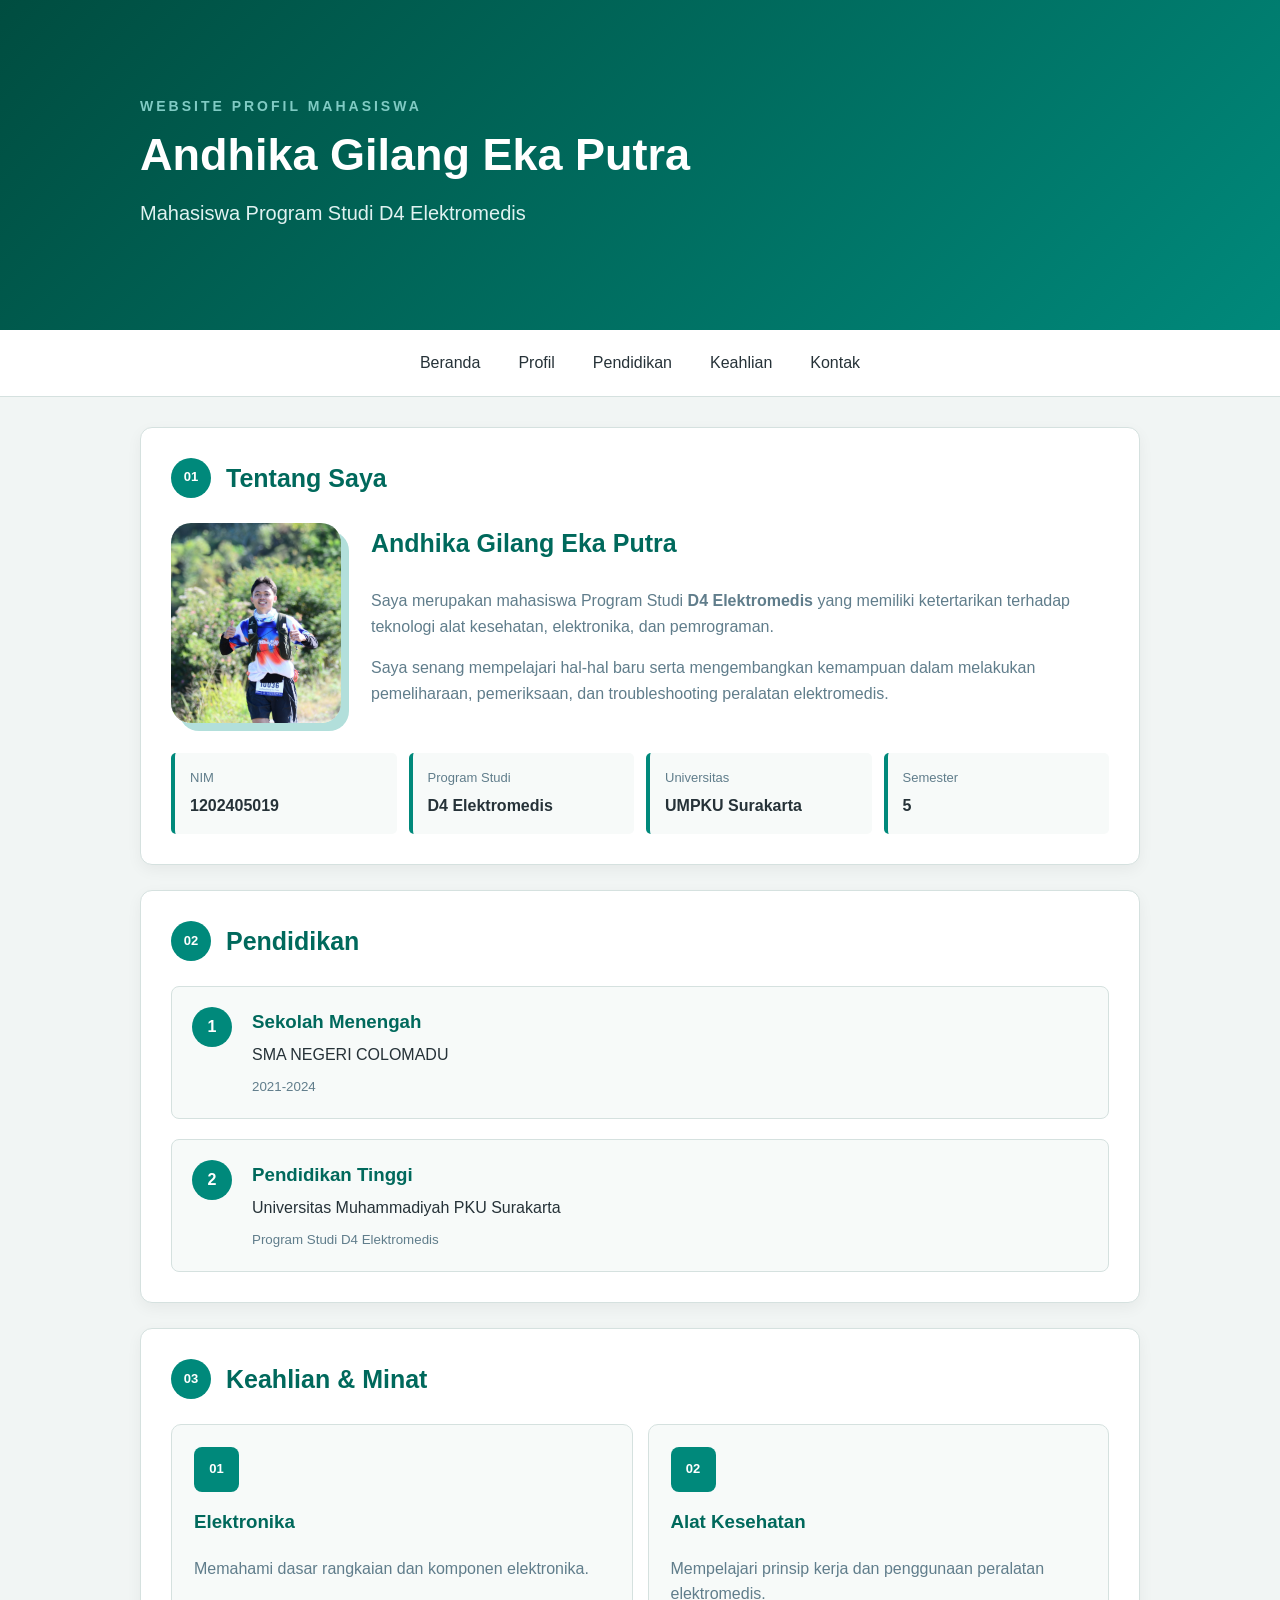
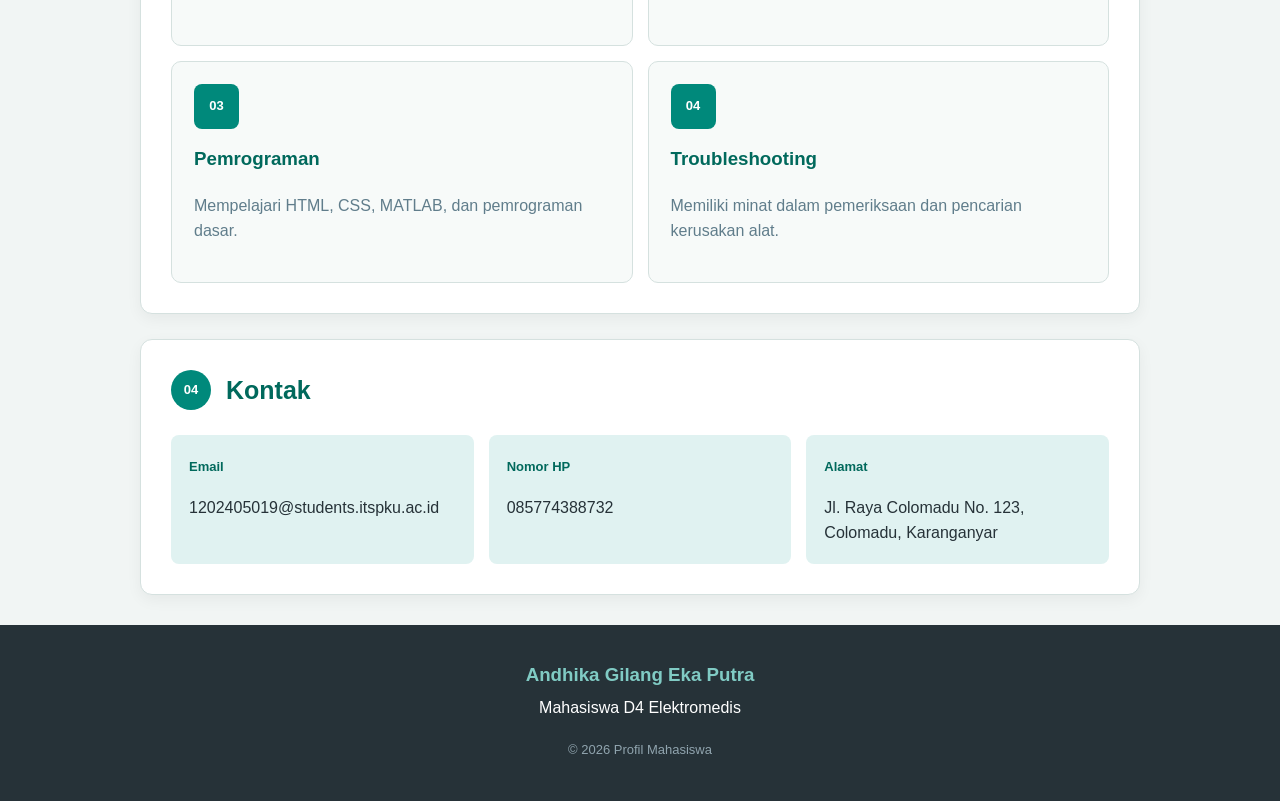
<file: index.html>
<!DOCTYPE html>
<html lang="id">
<head>
    <meta charset="UTF-8">
    <meta name="viewport" content="width=device-width, initial-scale=1.0">
    <title>Profil Mahasiswa | D4 Elektromedis</title>
    <link rel="stylesheet" href="style.css">
</head>
<body>

<header class="header" id="beranda">
    <div class="header-content">
        <p class="subtitle">WEBSITE PROFIL MAHASISWA</p>
        <h1>Andhika Gilang Eka Putra</h1>
        <p class="description">Mahasiswa Program Studi D4 Elektromedis</p>
    </div>
</header>

<nav class="menu">
    <a href="#beranda">Beranda</a>
    <a href="#profil">Profil</a>
    <a href="#pendidikan">Pendidikan</a>
    <a href="#keahlian">Keahlian</a>
    <a href="#kontak">Kontak</a>
</nav>

<main class="container">

<section id="profil" class="panel">
    <div class="section-title">
        <span>01</span>
        <h2>Tentang Saya</h2>
    </div>

    <div class="profil">
        <div class="foto">
            <img src="foto-saya.jpg" alt="Foto Andhika Gilang Eka Putra">
        </div>

        <div class="identitas">
            <h3>Andhika Gilang Eka Putra</h3>
            <p>
                Saya merupakan mahasiswa Program Studi <strong>D4 Elektromedis</strong>
                yang memiliki ketertarikan terhadap teknologi alat kesehatan,
                elektronika, dan pemrograman.
            </p>
            <p>
                Saya senang mempelajari hal-hal baru serta mengembangkan kemampuan
                dalam melakukan pemeliharaan, pemeriksaan, dan troubleshooting
                peralatan elektromedis.
            </p>
        </div>
    </div>

    <div class="data-grid">
        <div class="data"><span>NIM</span><strong>1202405019</strong></div>
        <div class="data"><span>Program Studi</span><strong>D4 Elektromedis</strong></div>
        <div class="data"><span>Universitas</span><strong>UMPKU Surakarta</strong></div>
        <div class="data"><span>Semester</span><strong>5</strong></div>
    </div>
</section>

<section id="pendidikan" class="panel">
    <div class="section-title">
        <span>02</span>
        <h2>Pendidikan</h2>
    </div>

    <div class="timeline">
        <article class="timeline-item">
            <div class="circle">1</div>
            <div>
                <h3>Sekolah Menengah</h3>
                <p>SMA NEGERI COLOMADU</p>
                <small>2021-2024</small>
            </div>
        </article>

        <article class="timeline-item">
            <div class="circle">2</div>
            <div>
                <h3>Pendidikan Tinggi</h3>
                <p>Universitas Muhammadiyah PKU Surakarta</p>
                <small>Program Studi D4 Elektromedis</small>
            </div>
        </article>
    </div>
</section>

<section id="keahlian" class="panel">
    <div class="section-title">
        <span>03</span>
        <h2>Keahlian & Minat</h2>
    </div>

    <div class="kartu-grid">
        <article class="kartu">
            <div class="icon">01</div>
            <h3>Elektronika</h3>
            <p>Memahami dasar rangkaian dan komponen elektronika.</p>
        </article>

        <article class="kartu">
            <div class="icon">02</div>
            <h3>Alat Kesehatan</h3>
            <p>Mempelajari prinsip kerja dan penggunaan peralatan elektromedis.</p>
        </article>

        <article class="kartu">
            <div class="icon">03</div>
            <h3>Pemrograman</h3>
            <p>Mempelajari HTML, CSS, MATLAB, dan pemrograman dasar.</p>
        </article>

        <article class="kartu">
            <div class="icon">04</div>
            <h3>Troubleshooting</h3>
            <p>Memiliki minat dalam pemeriksaan dan pencarian kerusakan alat.</p>
        </article>
    </div>
</section>

<section id="kontak" class="panel kontak">
    <div class="section-title">
        <span>04</span>
        <h2>Kontak</h2>
    </div>

    <div class="kontak-grid">
        <div><span>Email</span><p>1202405019@students.itspku.ac.id</p></div>
        <div><span>Nomor HP</span><p>085774388732</p></div>
        <div><span>Alamat</span><p>Jl. Raya Colomadu No. 123, Colomadu, Karanganyar</p></div>
    </div>
</section>

</main>

<footer class="footer">
    <h3>Andhika Gilang Eka Putra</h3>
    <p>Mahasiswa D4 Elektromedis</p>
    <p class="copyright">&copy; 2026 Profil Mahasiswa</p>
</footer>

</body>
</html>
</file>
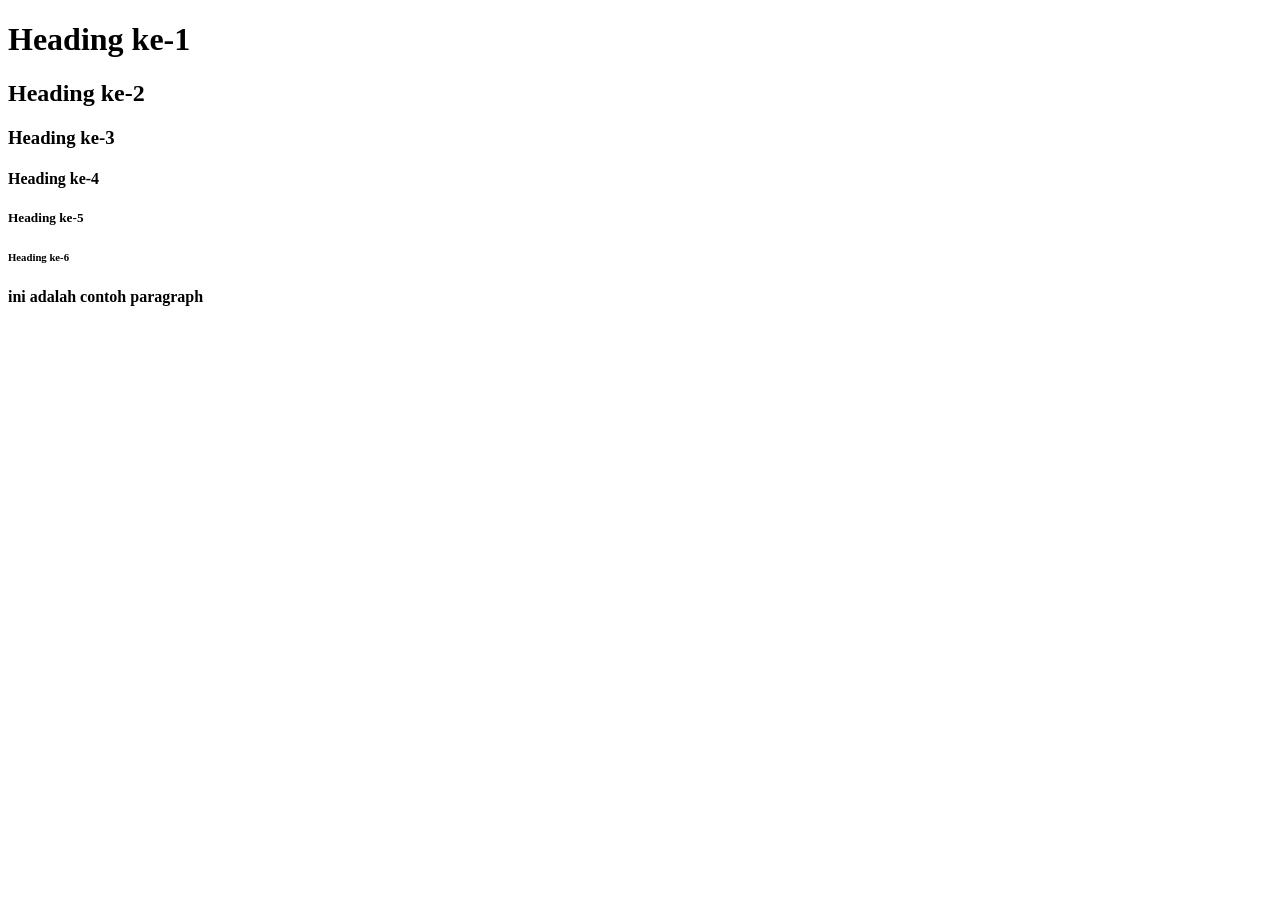
<file: prak1.html>
<!doctype html>
<html lang="en">
<head>
   <meta charset="UTF-8">
   <title> Belajar Membuat Heading dan Paragraph</title>
</head>
<body>
    <h1>Heading ke-1</h1>
    <h2>Heading ke-2</h2>
    <h3>Heading ke-3</h3>
    <h4>Heading ke-4</h4>
    <h5>Heading ke-5</h5>
    <h6>Heading ke-6</h6>
    
<p> <strong>ini adalah contoh paragraph</strong></p>
</body>
</body>
</html>
</file>
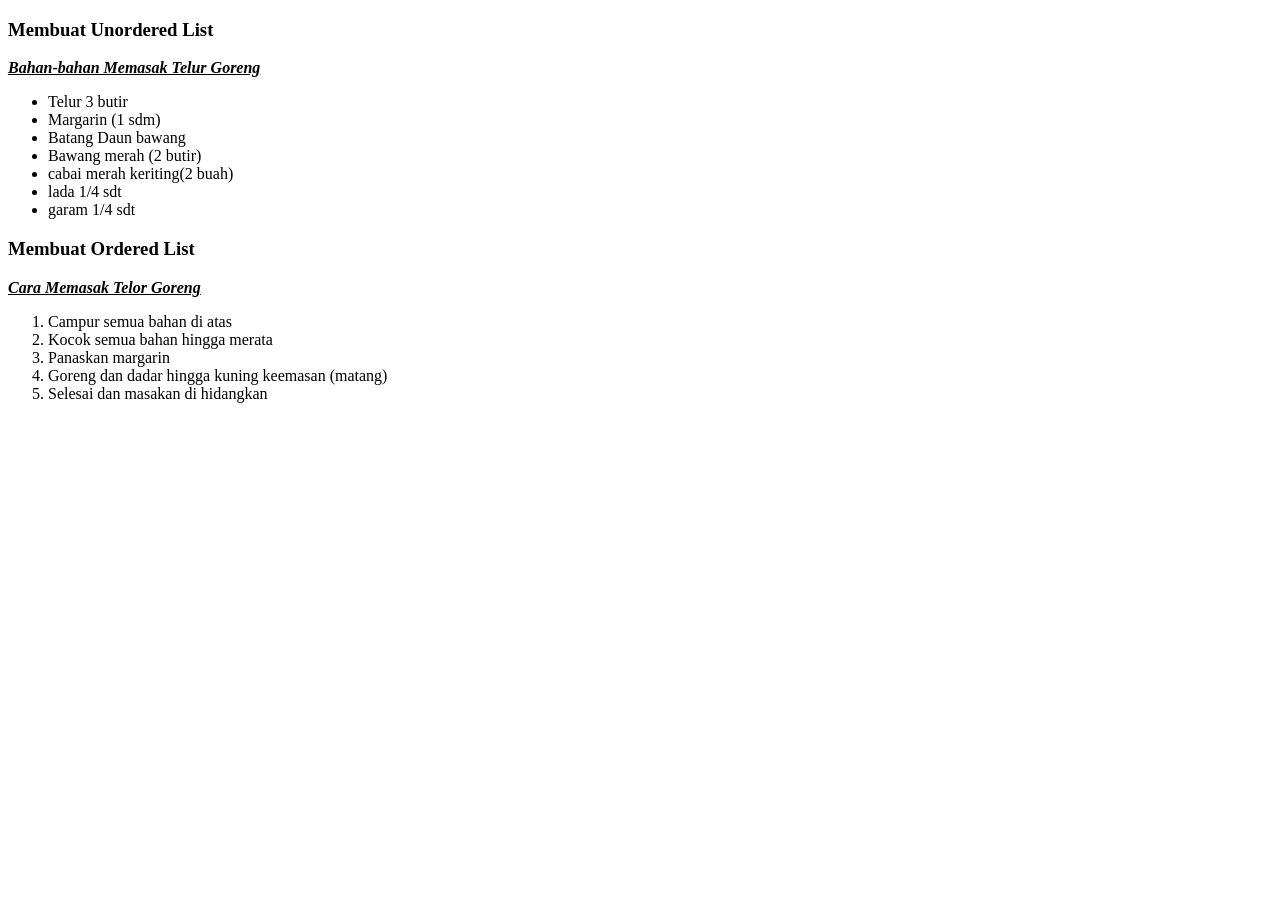
<file: prak2.htm>
<!doctype html>
<html>
<head>
    <title>List</title>
</head>
<body>
    <h3>Membuat Unordered List</h3>
    <strong><i><u>Bahan-bahan Memasak Telur Goreng</u></i></strong>
<ul>
    <li>Telur 3 butir</li>
    <li>Margarin (1 sdm)</li>
    <li>Batang Daun bawang</li>
    <li>Bawang merah (2 butir)</li>
    <li>cabai merah keriting(2 buah)</li>
    <li>lada 1/4 sdt</li>
    <li>garam 1/4 sdt</li>
</ul>
    <h3>Membuat Ordered List</h3>
    <strong><i><u>Cara Memasak Telor Goreng</u></i></strong>
<ol>
    <li>Campur semua bahan di atas</li>
    <li>Kocok semua bahan hingga merata</li>
    <li>Panaskan margarin</li>
    <li>Goreng dan dadar hingga kuning keemasan (matang)</li>
    <li>Selesai dan masakan di hidangkan</li>
</ol>
</body>
</html>
</file>
<file: style.css>
* {
    box-sizing: border-box;
}

html {
    scroll-behavior: smooth;
    scroll-padding-top: 20px;
}

body {
    margin: 0;
    font-family: Arial, Helvetica, sans-serif;
    line-height: 1.6;
    color: #263238;
    background-color: #f1f5f4;
}

:root {
    --hijau: #00897b;
    --hijau-tua: #00695c;
    --hijau-muda: #e0f2f1;
    --putih: #ffffff;
    --abu: #607d8b;
    --gelap: #263238;
    --border: #d5e1df;
}

.header {
    min-height: 330px;
    display: flex;
    align-items: center;
    padding: 50px 20px;
    color: white;
    background: linear-gradient(135deg, #004d40, #00897b);
}

.header-content {
    width: min(100%, 1000px);
    margin: auto;
}

.subtitle {
    margin-bottom: 10px;
    color: #80cbc4;
    font-size: 14px;
    font-weight: bold;
    letter-spacing: 3px;
}

.header h1 {
    margin: 0;
    font-size: 45px;
    line-height: 1.2;
}

.description {
    margin-top: 15px;
    font-size: 20px;
    color: #e0f2f1;
}

.menu {
    position: sticky;
    top: 0;
    z-index: 10;
    display: flex;
    flex-wrap: wrap;
    justify-content: center;
    gap: 8px;
    padding: 12px;
    background-color: white;
    border-bottom: 1px solid var(--border);
}

.menu a {
    padding: 8px 15px;
    color: var(--gelap);
    text-decoration: none;
    border-radius: 20px;
    transition: 0.3s;
}

.menu a:hover {
    color: white;
    background-color: var(--hijau);
}

.container {
    width: min(100% - 30px, 1000px);
    margin: 30px auto;
}

.panel {
    margin-bottom: 25px;
    padding: 30px;
    background-color: white;
    border: 1px solid var(--border);
    border-radius: 12px;
    box-shadow: 0 5px 15px rgba(0, 0, 0, 0.05);
}

.section-title {
    display: flex;
    align-items: center;
    gap: 15px;
    margin-bottom: 25px;
}

.section-title span {
    display: flex;
    align-items: center;
    justify-content: center;
    width: 40px;
    height: 40px;
    color: white;
    font-size: 13px;
    font-weight: bold;
    background-color: var(--hijau);
    border-radius: 50%;
}

.section-title h2 {
    margin: 0;
    color: var(--hijau-tua);
    font-size: 25px;
}

.profil {
    display: flex;
    align-items: center;
    gap: 30px;
    margin-bottom: 30px;
}

.foto {
    flex-shrink: 0;
    width: 170px;
    height: 200px;
    overflow: hidden;
    background-color: var(--hijau-muda);
    border-radius: 20px;
    box-shadow: 8px 8px 0 #b2dfdb;
}

.foto img {
    display: block;
    width: 100%;
    height: 100%;
    object-fit: cover;
    object-position: center 35%;
}

.identitas h3 {
    margin-top: 0;
    color: var(--hijau-tua);
    font-size: 25px;
}

.identitas p {
    color: var(--abu);
}

.data-grid {
    display: grid;
    grid-template-columns: repeat(4, minmax(0, 1fr));
    gap: 12px;
}

.data {
    padding: 15px;
    background-color: #f7faf9;
    border-left: 4px solid var(--hijau);
    border-radius: 5px;
}

.data span {
    display: block;
    margin-bottom: 5px;
    color: var(--abu);
    font-size: 13px;
}

.data strong {
    color: var(--gelap);
}

.timeline {
    display: grid;
    gap: 20px;
}

.timeline-item {
    display: flex;
    gap: 20px;
    padding: 20px;
    background-color: #f7faf9;
    border-radius: 8px;
    border: 1px solid var(--border);
}

.circle {
    display: flex;
    align-items: center;
    justify-content: center;
    flex-shrink: 0;
    width: 40px;
    height: 40px;
    color: white;
    font-weight: bold;
    background-color: var(--hijau);
    border-radius: 50%;
}

.timeline-item h3 {
    margin: 0;
    color: var(--hijau-tua);
}

.timeline-item p {
    margin: 5px 0;
}

.timeline-item small {
    color: var(--abu);
}

.kartu-grid {
    display: grid;
    grid-template-columns: repeat(2, minmax(0, 1fr));
    gap: 15px;
}

.kartu {
    padding: 22px;
    background-color: #f7faf9;
    border: 1px solid var(--border);
    border-radius: 10px;
    transition: 0.3s;
}

.kartu:hover {
    transform: translateY(-5px);
    border-color: var(--hijau);
    box-shadow: 0 8px 20px rgba(0, 137, 123, 0.12);
}

.icon {
    display: flex;
    align-items: center;
    justify-content: center;
    width: 45px;
    height: 45px;
    margin-bottom: 15px;
    color: white;
    font-size: 13px;
    font-weight: bold;
    background-color: var(--hijau);
    border-radius: 8px;
}

.kartu h3 {
    margin-top: 0;
    color: var(--hijau-tua);
}

.kartu p {
    color: var(--abu);
}

.kontak-grid {
    display: grid;
    grid-template-columns: repeat(3, minmax(0, 1fr));
    gap: 15px;
}

.kontak-grid div {
    padding: 18px;
    background-color: var(--hijau-muda);
    border-radius: 8px;
}

.kontak-grid span {
    color: var(--hijau-tua);
    font-size: 13px;
    font-weight: bold;
}

.kontak-grid p {
    margin-bottom: 0;
    word-break: break-word;
}

.footer {
    padding: 35px 20px;
    color: white;
    text-align: center;
    background-color: #263238;
}

.footer h3 {
    margin: 0;
    color: #80cbc4;
}

.footer p {
    margin: 5px;
}

.copyright {
    margin-top: 20px !important;
    color: #90a4ae;
    font-size: 13px;
}

@media (max-width: 700px) {
    .header {
        min-height: 280px;
        padding: 40px 20px;
    }

    .header h1 {
        font-size: 32px;
    }

    .description {
        font-size: 17px;
    }

    .profil {
        flex-direction: column;
        text-align: center;
    }

    .foto {
        width: 150px;
        height: 180px;
    }

    .data-grid {
        grid-template-columns: 1fr 1fr;
    }

    .kartu-grid,
    .kontak-grid {
        grid-template-columns: 1fr;
    }
}

@media (max-width: 450px) {
    .header h1 {
        font-size: 27px;
    }

    .menu {
        justify-content: flex-start;
        overflow-x: auto;
        flex-wrap: nowrap;
    }

    .menu a {
        white-space: nowrap;
    }

    .container {
        width: calc(100% - 20px);
        margin: 20px auto;
    }

    .panel {
        padding: 20px;
    }

    .data-grid {
        grid-template-columns: 1fr;
    }

    .section-title h2 {
        font-size: 21px;
    }
}
</file>
